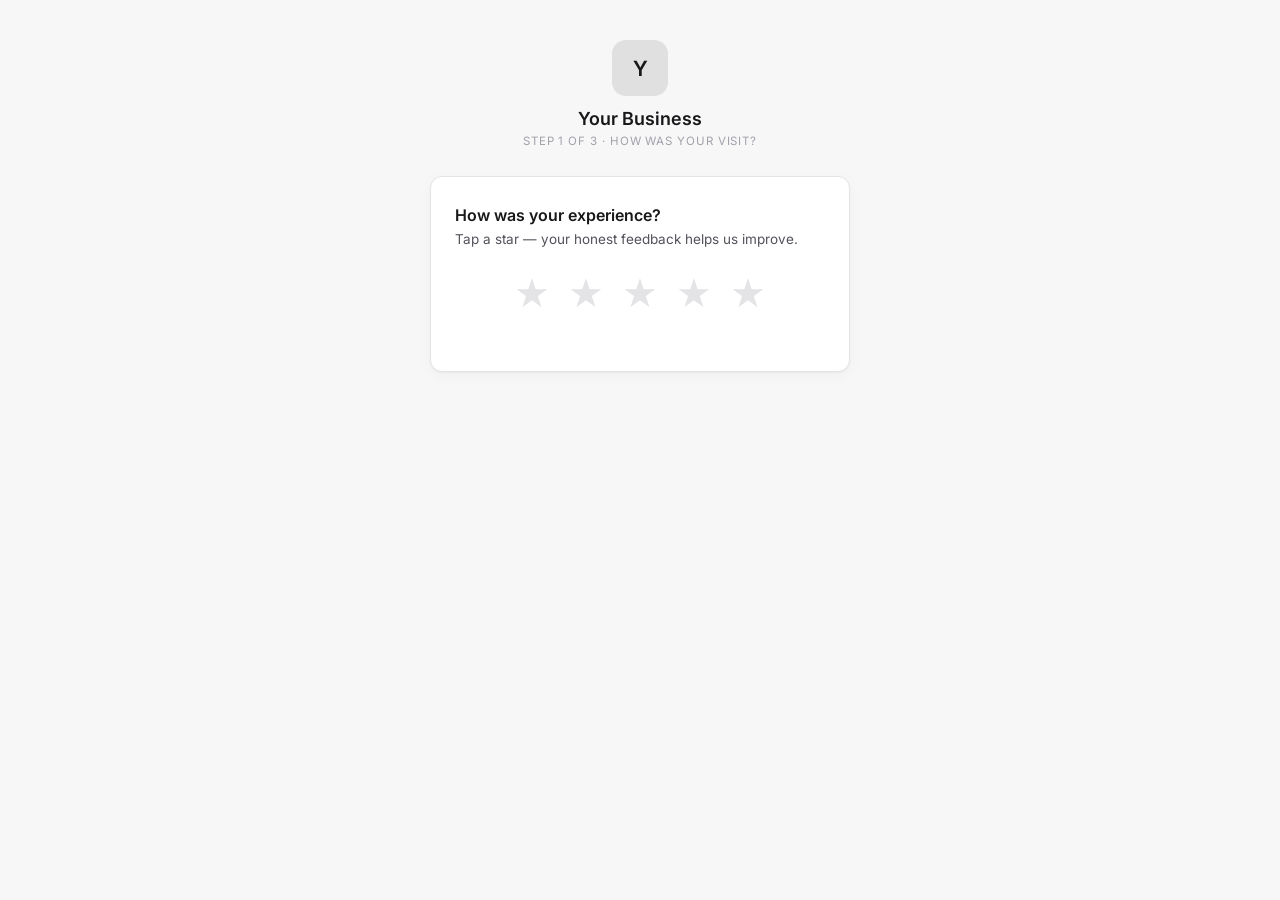
<file: index.html>
<!DOCTYPE html>
<html lang="en">
<head>
<meta charset="UTF-8">
<meta name="viewport" content="width=device-width, initial-scale=1.0">
<title>Leave a review</title>
<link rel="preconnect" href="https://fonts.googleapis.com">
<link href="https://fonts.googleapis.com/css2?family=Inter:wght@400;500;600&family=JetBrains+Mono:wght@400;500&display=swap" rel="stylesheet">
<link rel="stylesheet" href="css/tokens.css">
<link rel="stylesheet" href="css/funnel.css">
</head>
<body>
<div class="page">

  <div class="business-header">
    <div class="business-logo" id="logo">Y</div>
    <img class="business-logo-img" id="logoImg" alt="" style="display:none">
    <div class="business-name" id="bizName"></div>
    <div class="step-label" id="stepLabel">Step 1 of 3 · How was your visit?</div>
  
   
  </div>

  <div class="card glass">
    <div class="step active" id="step1">
      <div class="step-title">How was your experience?</div>
      <div class="step-hint">Tap a star — your honest feedback helps us improve.</div>
      <div class="stars" id="stars"></div>
    </div>
    <div class="step" id="step2">
      <div class="step-title" id="tagsTitle">What stood out?</div>
      <div class="step-hint" id="tagsHint">Pick anything that applies — or skip.</div>
      <div class="chips" id="chips"></div>
      <div class="step-actions">
        <button class="btn btn-primary" id="tagsNext">Continue</button>
        <button class="btn btn-ghost" id="tagsSkip">Skip this step</button>
      </div>
    </div>
    <div class="step" id="step3">
      <div class="step-title">Your review</div>
      <div class="step-hint">We've drafted a starting point — edit it freely, then continue to Google.</div>
      <textarea class="input review-textarea" id="reviewText"></textarea>
      <div class="step-actions">
  <button id="googleBtn" class="cta-btn" type="button">
    <span class="cta-label">Copy &amp; Continue to Google</span>
  </button>
</div>
      <div class="footer-note">Your review is posted on Google — we never filter or edit what you write.</div>
    </div>
  </div>

</div>
<script src="js/shared.js"></script>
<script src="js/funnel.js"></script>
</body>
</html>
</file>
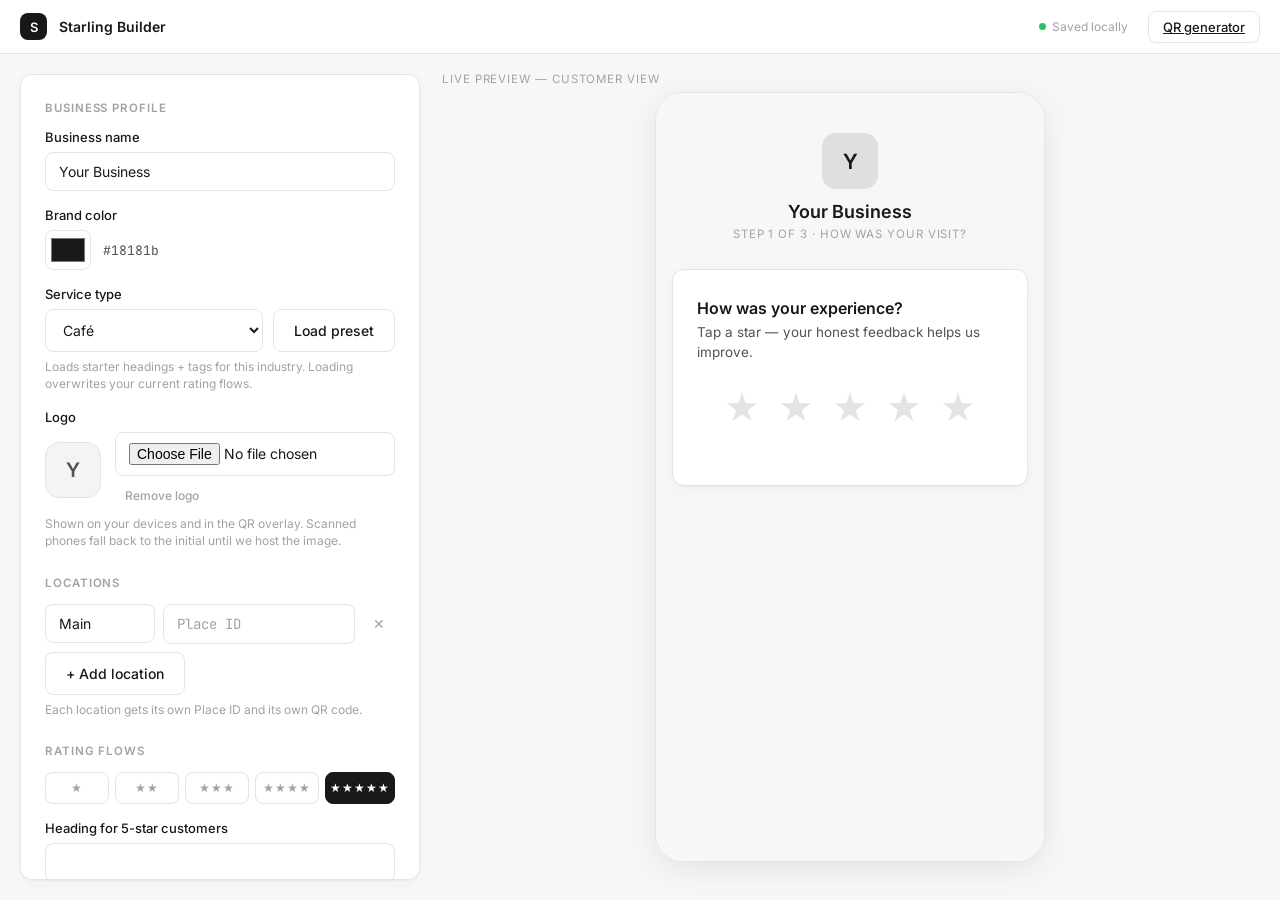
<file: builder.html>
<!DOCTYPE html>
<html lang="en">
<head>
<meta charset="UTF-8">
<title>Starling — Builder</title>
<link rel="preconnect" href="https://fonts.googleapis.com">
<link href="https://fonts.googleapis.com/css2?family=Inter:wght@400;500;600&family=JetBrains+Mono:wght@400;500&display=swap" rel="stylesheet">
<link rel="stylesheet" href="css/tokens.css">
<link rel="stylesheet" href="css/builder.css">
</head>
<body>

<div class="topbar">
  <div class="logo-mark">S</div>
  <div class="app-name">Starling Builder</div>
  <div class="save-state" id="saveState"><span class="dot"></span>Saved locally</div>
  <a class="btn btn-glass topbar-btn" href="qr.html">QR generator</a>
</div>

<div class="split">
  <div class="panel glass">

    <h2>Business profile</h2>
    <div class="field">
      <label for="fName">Business name</label>
      <input type="text" class="input" id="fName">
    </div>
    <div class="field">
      <label for="fColor">Brand color</label>
      <div class="color-row">
        <input type="color" id="fColor" class="color-picker">
        <span class="hex mono" id="fColorHex"></span>
      </div>
    </div>
    <div class="field">
      <label for="fService">Service type</label>
      <div class="row-pair">
        <select class="input" id="fService"></select>
        <button class="btn btn-glass" id="applyPreset">Load preset</button>
      </div>
      <div class="hint">Loads starter headings + tags for this industry. Loading overwrites your current rating flows.</div>
    </div>
    <div class="field">
      <label for="fLogo">Logo</label>
      <div class="logo-row">
        <div class="logo-preview" id="logoPreview">?</div>
        <div class="logo-actions">
          <input type="file" id="fLogo" accept="image/*" class="input">
          <button class="btn btn-ghost" id="logoRemove">Remove logo</button>
        </div>
      </div>
      <div class="hint">Shown on your devices and in the QR overlay. Scanned phones fall back to the initial until we host the image.</div>
    </div>

    <h2>Locations</h2>
    <div id="locList"></div>
    <button class="btn btn-glass" id="locAdd">+ Add location</button>
    <div class="hint">Each location gets its own Place ID and its own QR code.</div>

    <h2>Rating flows</h2>
    <div class="rtabs" id="rtabs"></div>
    <div class="field">
      <label for="fHeading">Heading for <span id="ratingNum">5</span>-star customers</label>
      <input type="text" class="input" id="fHeading">
    </div>
    <div class="field">
      <label for="fTags">Tags</label>
      <textarea class="input" id="fTags"></textarea>
      <div class="hint">One per line. Shown only to customers who pick this rating.</div>
    </div>

    <div class="field" style="margin-top:16px;">
  <label for="fCity">City / Area (used in review text)</label>
  <input
    type="text"
    id="fCity"
    class="input"
    placeholder="e.g. Koramangala, Bangalore"
    autocomplete="off"
  />
  <p class="field-hint">
    Added to generated reviews so they mention the local area.
    Only you can edit this — customers never see it.
  </p>
</div>

    <h2>Danger zone</h2>
    <button class="btn btn-glass" id="resetBtn">Reset to defaults</button>
  </div>

  <div class="preview-area">
    <div class="preview-label">Live preview — customer view</div>
    <div class="phone-frame">
      <iframe id="preview" src="index.html"></iframe>
    </div>
  </div>
</div>

<script src="js/shared.js"></script>
<script src="js/builder.js"></script>
</body>
</html>
</file>
<file: css/tokens.css>
/* QuickReview — minimal light design language
   Neutral surfaces · hairline borders · one quiet accent · soft motion */

:root {
  --font-ui: 'Inter', -apple-system, BlinkMacSystemFont, sans-serif;
  --font-mono: 'JetBrains Mono', monospace;

  /* content hierarchy */
  --content-primary: #18181b;
  --content-secondary: #52525b;
  --content-muted: #a1a1aa;

  /* surfaces */
  --bg: #f7f7f8;
  --surface: #ffffff;
  --surface-soft: #f4f4f5;
  --line-default: #e4e4e7;
  --line-strong: #d4d4d8;

  /* accent — overridden per business at runtime */
  --brand: #18181b;
  --brand-soft: #f4f4f5;

  --radius: 12px;
  --radius-sm: 8px;
  --shadow-card: 0 1px 2px rgba(0, 0, 0, 0.04), 0 4px 16px rgba(0, 0, 0, 0.03);
  --ease-out: cubic-bezier(0.22, 1, 0.36, 1);
  --ease-spring: cubic-bezier(0.34, 1.4, 0.64, 1);
}

* { box-sizing: border-box; margin: 0; padding: 0; }
html, body { height: 100%; }

body {
  font-family: var(--font-ui);
  color: var(--content-primary);
  background: var(--bg);
  -webkit-font-smoothing: antialiased;
}

/* ---------- card primitive (was .glass — same name, calmer look) ---------- */
.glass {
  background: var(--surface);
  border: 1px solid var(--line-default);
  border-radius: var(--radius);
  box-shadow: var(--shadow-card);
}

/* ---------- buttons ---------- */
.btn {
  position: relative; overflow: hidden;
  font-family: inherit; font-size: 14px; font-weight: 500;
  border-radius: var(--radius-sm); cursor: pointer;
  padding: 12px 20px; border: 1px solid transparent;
  transition: transform 0.15s var(--ease-out), background 0.2s, border-color 0.2s, opacity 0.15s;
}
.btn:active { transform: scale(0.97); }
.btn-primary { background: var(--brand); color: #fff; }
.btn-primary:hover { opacity: 0.88; }
.btn-primary:disabled { opacity: 0.35; cursor: not-allowed; }
.btn-glass {
  background: var(--surface); border-color: var(--line-default); color: var(--content-primary);
}
.btn-glass:hover { background: var(--surface-soft); }
.btn-ghost { background: none; border: none; color: var(--content-muted); }
.btn-ghost:hover { color: var(--content-secondary); }

/* ripple — much quieter on light surfaces */
.ripple {
  position: absolute; border-radius: 50%; pointer-events: none;
  background: rgba(0, 0, 0, 0.08);
  transform: scale(0); animation: ripple 0.5s var(--ease-out) forwards;
}
@keyframes ripple { to { transform: scale(2.8); opacity: 0; } }

/* ---------- chips ---------- */
.chip {
  font-family: inherit; font-size: 13.5px; padding: 8px 14px; border-radius: 999px;
  background: var(--surface); border: 1px solid var(--line-default);
  color: var(--content-secondary); cursor: pointer;
  transition: transform 0.25s var(--ease-spring), background 0.15s, border-color 0.15s, color 0.15s;
}
.chip:hover { border-color: var(--line-strong); transform: translateY(-1px); }
.chip.selected {
  background: var(--brand-soft); border-color: var(--brand);
  color: var(--brand); font-weight: 500;
}

/* ---------- inputs ---------- */
.input {
  font-family: inherit; font-size: 14px; width: 100%;
  padding: 10px 13px; border-radius: var(--radius-sm);
  background: var(--surface); border: 1px solid var(--line-default);
  color: var(--content-primary);
  transition: border-color 0.2s, box-shadow 0.2s;
}
.input::placeholder { color: var(--content-muted); }
.input:focus {
  outline: none; border-color: var(--content-primary);
  box-shadow: 0 0 0 3px rgba(0, 0, 0, 0.06);
}
textarea.input { resize: vertical; line-height: 1.55; }
.mono { font-family: var(--font-mono); }

/* ---------- toast ---------- */
.toast {
  position: fixed; bottom: 28px; left: 50%;
  transform: translate(-50%, 16px); opacity: 0;
  background: #18181b; color: #fff;
  font-size: 13px; padding: 10px 18px; border-radius: 999px;
  pointer-events: none; transition: transform 0.35s var(--ease-spring), opacity 0.3s;
  z-index: 99;
}
.toast.show { transform: translate(-50%, 0); opacity: 1; }

/* ---------- shared keyframes ---------- */
@keyframes fade-slide { from { opacity: 0; transform: translateY(8px); } to { opacity: 1; transform: none; } }
@keyframes pop { 0% { transform: scale(1); } 40% { transform: scale(1.3); } 100% { transform: scale(1); } }
</file>
<file: css/funnel.css>
body { display: flex; justify-content: center; padding: 40px 16px 56px; min-height: 100vh; }
.page { width: 100%; max-width: 420px; }

.business-header { text-align: center; margin-bottom: 28px; }
.business-logo {
  width: 56px; height: 56px; border-radius: 14px; margin: 0 auto 12px;
  background: var(--brand-soft); color: var(--brand);
  font-weight: 600; font-size: 21px;
  display: flex; align-items: center; justify-content: center;
  animation: fade-slide 0.5s var(--ease-out) both;
}
.business-name { font-size: 18px; font-weight: 600; animation: fade-slide 0.5s 0.05s var(--ease-out) both; }
.step-label {
  font-size: 11.5px; color: var(--content-muted);
  text-transform: uppercase; letter-spacing: 0.08em; margin-top: 5px;
  animation: fade-slide 0.5s 0.1s var(--ease-out) both;
}

.card { padding: 28px 24px; animation: fade-slide 0.5s 0.15s var(--ease-out) both; }

.step { display: none; }
.step.active { display: block; animation: fade-slide 0.3s var(--ease-out) both; }
.step-title { font-size: 16px; font-weight: 600; margin-bottom: 4px; }
.step-hint { font-size: 13.5px; color: var(--content-secondary); margin-bottom: 20px; line-height: 1.5; }

.stars { display: flex; justify-content: center; gap: 10px; margin: 10px 0 26px; }
.star {
  font-size: 40px; line-height: 1; cursor: pointer;
  color: var(--line-default);
  background: none; border: none; padding: 4px;
  transition: color 0.15s, transform 0.25s var(--ease-spring);
}
.star:hover { transform: scale(1.15); color: var(--brand); }
.star.filled { color: var(--brand); }
.star.pop { animation: pop 0.35s var(--ease-spring); }

.chips { display: flex; flex-wrap: wrap; gap: 8px; }

.step-actions { margin-top: 24px; display: flex; flex-direction: column; gap: 10px; }
.step-actions .btn { width: 100%; }
.review-textarea { min-height: 150px; }

.footer-note { text-align: center; font-size: 12px; color: var(--content-muted); margin-top: 18px; line-height: 1.5; }
.place-note {
  font-family: var(--font-mono); font-size: 11px;
  color: var(--content-muted); text-align: center; margin-top: 16px; opacity: 0.6;
}

.business-logo img, .business-logo-img {
  width: 56px; height: 56px; border-radius: 14px; object-fit: cover;
  margin: 0 auto 12px; display: block;
  border: 1px solid var(--line-default);
  animation: fade-slide 0.5s var(--ease-out) both;
}

/* ---- CTA button with left-to-right fill ---- */
.cta-btn {
  position: relative;
  overflow: hidden;
  display: inline-flex;
  align-items: center;
  justify-content: center;
  width: 100%;
  padding: 16px 24px;
  border: none;
  border-radius: 12px;
  background: var(--brand, #2563eb);
  color: #fff;
  font-size: 16px;
  font-weight: 600;
  cursor: pointer;
  isolation: isolate;
  -webkit-tap-highlight-color: transparent;
  transition: transform 0.15s ease;
}
.cta-btn:active { transform: scale(0.98); }

.cta-btn::before {
  content: "";
  position: absolute;
  inset: 0;
  background: #16a34a;
  transform: scaleX(0);
  transform-origin: left center;
  transition: transform 0.8s cubic-bezier(0.4, 0, 0.2, 1);
  z-index: 0;
}
.cta-btn.filling::before { transform: scaleX(1); }

.cta-label {
  position: relative;
  z-index: 1;
  display: inline-flex;
  align-items: center;
  gap: 8px;
}


.progress-track {
  width: 100%;
  max-width: 180px;
  height: 4px;
  background: rgba(0, 0, 0, 0.08);
  border-radius: 999px;
  margin: 14px auto 0;
  overflow: hidden;
}

.progress-fill {
  height: 100%;
  width: 0%;
  background: var(--brand, #18181b);
  border-radius: 999px;
  transition: width 0.45s cubic-bezier(0.4, 0, 0.2, 1),
              background 0.3s ease;
}

.progress-fill.done {
  background: #16a34a;
}
</file>
<file: css/builder.css>
body { height: 100vh; display: flex; flex-direction: column; overflow: hidden; }

.topbar {
  height: 54px; display: flex; align-items: center; gap: 12px;
  padding: 0 20px; flex-shrink: 0;
  background: var(--surface); border-bottom: 1px solid var(--line-default);
}
.logo-mark {
  width: 27px; height: 27px; border-radius: 8px;
  background: var(--brand); color: #fff;
  font-size: 13px; font-weight: 600;
  display: flex; align-items: center; justify-content: center;
}
.app-name { font-size: 14px; font-weight: 600; }
.save-state { margin-left: auto; font-size: 12px; color: var(--content-muted); display: flex; align-items: center; gap: 6px; }
.save-state .dot { width: 7px; height: 7px; border-radius: 50%; background: #22c55e; transition: background 0.3s; }
.save-state.saving .dot { background: #eab308; }
.topbar-btn { padding: 7px 14px; font-size: 13px; margin-left: 8px; }

.split { display: flex; flex: 1; min-height: 0; }

.panel {
  width: 400px; flex-shrink: 0; overflow-y: auto;
  margin: 20px 0 20px 20px; padding: 26px 24px;
}
.panel h2 {
  font-size: 11.5px; font-weight: 600; text-transform: uppercase;
  letter-spacing: 0.08em; color: var(--content-muted);
  margin: 26px 0 14px;
}
.panel h2:first-child { margin-top: 0; }
.field { margin-bottom: 16px; }
.field label { display: block; font-size: 13px; font-weight: 500; margin-bottom: 7px; }
.hint { font-size: 12px; color: var(--content-muted); margin-top: 6px; line-height: 1.45; }
.hint a { color: var(--content-secondary); }
.warn { font-size: 12px; color: #d97706; margin-top: 6px; }
.color-row { display: flex; gap: 12px; align-items: center; }
.color-picker {
  width: 46px; height: 40px; padding: 3px; cursor: pointer;
  border: 1px solid var(--line-default); border-radius: var(--radius-sm);
  background: var(--surface);
}
.hex { font-size: 13px; color: var(--content-secondary); }

.preview-area { flex: 1; display: flex; align-items: center; justify-content: center; position: relative; }
.preview-label {
  position: absolute; top: 18px; left: 22px;
  font-size: 11.5px; color: var(--content-muted);
  text-transform: uppercase; letter-spacing: 0.08em;
}
.phone-frame {
  width: 390px; height: 780px; max-height: calc(100vh - 130px);
  border: 1px solid var(--line-default); border-radius: 28px; overflow: hidden;
  box-shadow: 0 8px 32px rgba(0, 0, 0, 0.08);
  background: #fff;
  transition: transform 0.4s var(--ease-out);
}
.phone-frame:hover { transform: translateY(-3px); }
.phone-frame iframe { width: 100%; height: 100%; border: none; }

@media (max-width: 900px) {
  .split { flex-direction: column; overflow-y: auto; }
  .panel { width: auto; margin: 16px; }
  .preview-area { min-height: 700px; padding: 20px 0; }
}

.row-pair { display: flex; gap: 10px; }
.row-pair select { flex: 1; }

.logo-row { display: flex; gap: 14px; align-items: center; }
.logo-preview {
  width: 56px; height: 56px; flex-shrink: 0; border-radius: 14px;
  background: var(--surface-soft); border: 1px solid var(--line-default);
  display: flex; align-items: center; justify-content: center;
  font-weight: 600; font-size: 20px; color: var(--content-secondary);
}
.logo-actions { flex: 1; display: flex; flex-direction: column; gap: 6px; }
.logo-actions .btn { padding: 6px 10px; font-size: 12px; align-self: flex-start; }

.loc-row {
  display: grid; grid-template-columns: 110px 1fr 32px; gap: 8px;
  margin-bottom: 8px; align-items: center;
}
.loc-row .loc-remove { padding: 4px; font-size: 14px; }

.rtabs { display: flex; gap: 6px; margin-bottom: 16px; }
.rtab {
  flex: 1; padding: 8px 4px; border-radius: var(--radius-sm);
  background: var(--surface); border: 1px solid var(--line-default);
  font-size: 12px; color: var(--content-muted); cursor: pointer;
  letter-spacing: 1px; transition: all 0.15s;
}
.rtab:hover { border-color: var(--line-strong); }
.rtab.active {
  background: var(--content-primary); border-color: var(--content-primary);
  color: #fff;
}
</file>
